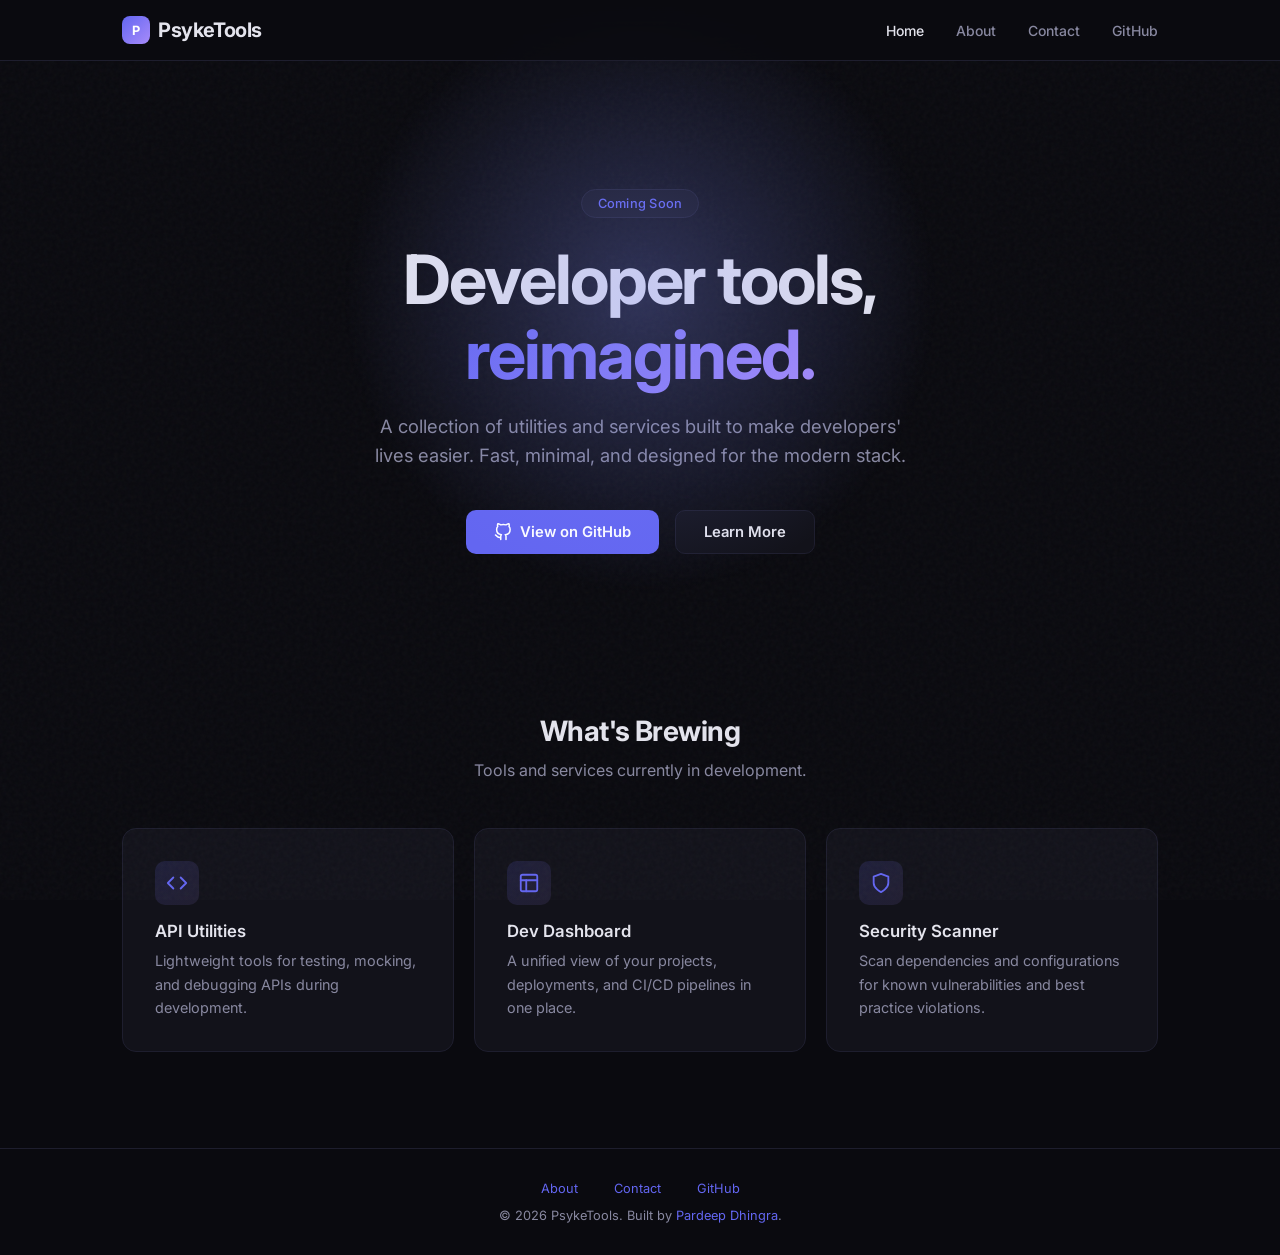
<file: index.html>
<!DOCTYPE html>
<html lang="en">
<head>
  <meta charset="UTF-8">
  <meta name="viewport" content="width=device-width, initial-scale=1.0">
  <title>PsykeTools — Developer Tools & Utilities</title>
  <meta name="description" content="PsykeTools provides developer tools and utilities to streamline your workflow.">
  <link rel="preconnect" href="https://fonts.googleapis.com">
  <link rel="preconnect" href="https://fonts.gstatic.com" crossorigin>
  <link href="https://fonts.googleapis.com/css2?family=Inter:wght@400;500;600;700&display=swap" rel="stylesheet">
  <link rel="stylesheet" href="/styles.css">
</head>
<body>
  <div class="grain"></div>

  <header>
    <div class="header-inner">
      <a href="/" class="logo">
        <div class="logo-mark">P</div>
        PsykeTools
      </a>
      <nav>
        <a href="/" class="active">Home</a>
        <a href="/about">About</a>
        <a href="/contact">Contact</a>
        <a href="https://github.com/pardeepdhingra" target="_blank" rel="noopener">GitHub</a>
      </nav>
    </div>
  </header>

  <main>
    <section class="hero">
      <div class="badge">Coming Soon</div>
      <h1>Developer tools,<br><span>reimagined.</span></h1>
      <p>A collection of utilities and services built to make developers' lives easier. Fast, minimal, and designed for the modern stack.</p>
      <div class="cta-group">
        <a href="https://github.com/pardeepdhingra" class="btn btn-primary" target="_blank" rel="noopener">
          <svg width="18" height="18" viewBox="0 0 24 24" fill="none" stroke="currentColor" stroke-width="2" stroke-linecap="round" stroke-linejoin="round"><path d="M9 19c-5 1.5-5-2.5-7-3m14 6v-3.87a3.37 3.37 0 0 0-.94-2.61c3.14-.35 6.44-1.54 6.44-7A5.44 5.44 0 0 0 20 4.77 5.07 5.07 0 0 0 19.91 1S18.73.65 16 2.48a13.38 13.38 0 0 0-7 0C6.27.65 5.09 1 5.09 1A5.07 5.07 0 0 0 5 4.77a5.44 5.44 0 0 0-1.5 3.78c0 5.42 3.3 6.61 6.44 7A3.37 3.37 0 0 0 9 18.13V22"/></svg>
          View on GitHub
        </a>
        <a href="/about" class="btn btn-secondary">Learn More</a>
      </div>
    </section>

    <section class="features" id="features">
      <h2>What's Brewing</h2>
      <p class="subtitle">Tools and services currently in development.</p>
      <div class="grid">
        <div class="card">
          <div class="card-icon">
            <svg width="22" height="22" viewBox="0 0 24 24" fill="none" stroke="currentColor" stroke-width="2" stroke-linecap="round" stroke-linejoin="round"><polyline points="16 18 22 12 16 6"/><polyline points="8 6 2 12 8 18"/></svg>
          </div>
          <h3>API Utilities</h3>
          <p>Lightweight tools for testing, mocking, and debugging APIs during development.</p>
        </div>
        <div class="card">
          <div class="card-icon">
            <svg width="22" height="22" viewBox="0 0 24 24" fill="none" stroke="currentColor" stroke-width="2" stroke-linecap="round" stroke-linejoin="round"><rect x="3" y="3" width="18" height="18" rx="2"/><path d="M3 9h18"/><path d="M9 21V9"/></svg>
          </div>
          <h3>Dev Dashboard</h3>
          <p>A unified view of your projects, deployments, and CI/CD pipelines in one place.</p>
        </div>
        <div class="card">
          <div class="card-icon">
            <svg width="22" height="22" viewBox="0 0 24 24" fill="none" stroke="currentColor" stroke-width="2" stroke-linecap="round" stroke-linejoin="round"><path d="M12 22s8-4 8-10V5l-8-3-8 3v7c0 6 8 10 8 10z"/></svg>
          </div>
          <h3>Security Scanner</h3>
          <p>Scan dependencies and configurations for known vulnerabilities and best practice violations.</p>
        </div>
      </div>
    </section>
  </main>

  <footer>
    <div class="footer-links">
      <a href="/about">About</a>
      <a href="/contact">Contact</a>
      <a href="https://github.com/pardeepdhingra" target="_blank" rel="noopener">GitHub</a>
    </div>
    <p>&copy; 2026 PsykeTools. Built by <a href="https://github.com/pardeepdhingra" target="_blank" rel="noopener">Pardeep Dhingra</a>.</p>
  </footer>
</body>
</html>
</file>
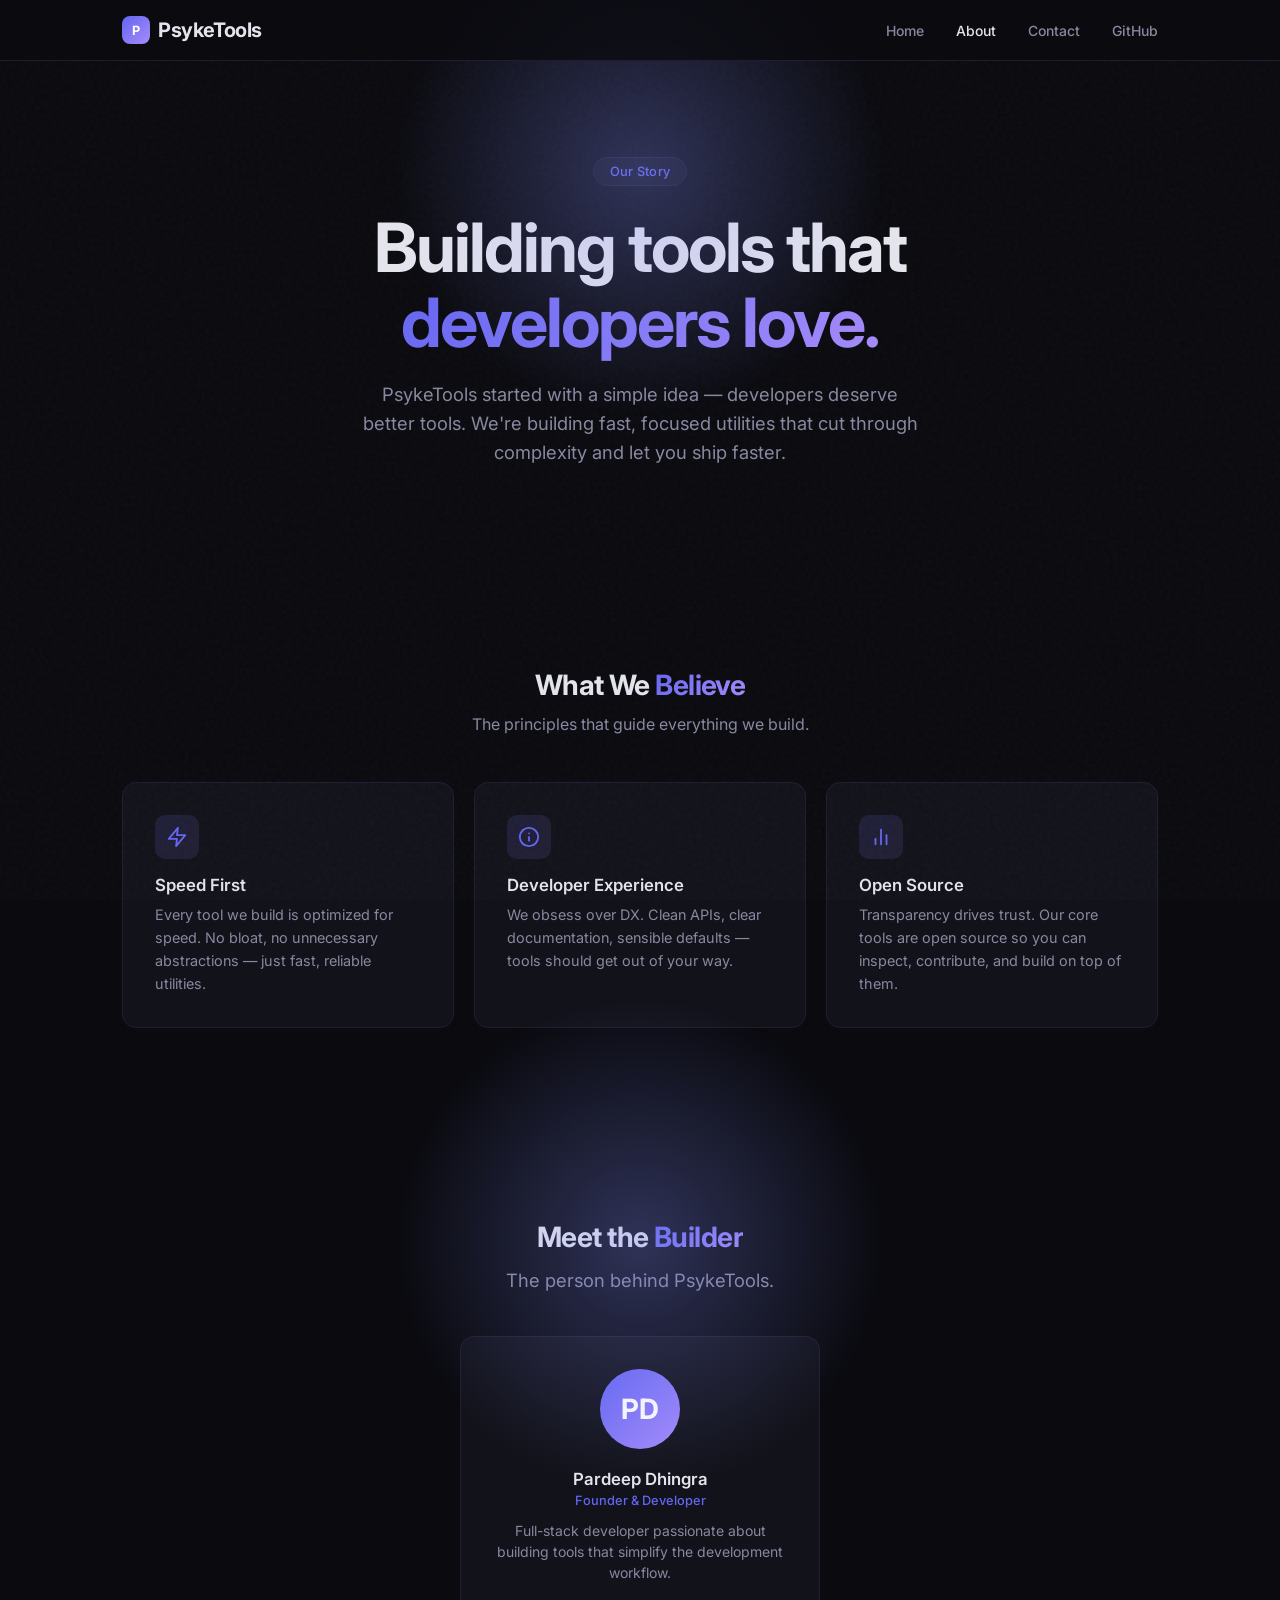
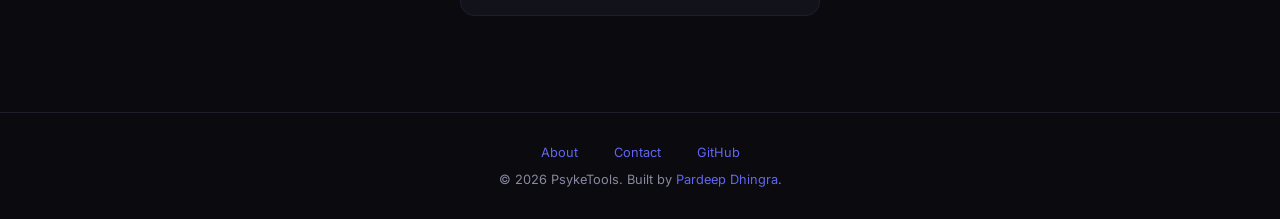
<file: about.html>
<!DOCTYPE html>
<html lang="en">
<head>
  <meta charset="UTF-8">
  <meta name="viewport" content="width=device-width, initial-scale=1.0">
  <title>About — PsykeTools</title>
  <meta name="description" content="Learn about PsykeTools and the team behind the developer tools.">
  <link rel="preconnect" href="https://fonts.googleapis.com">
  <link rel="preconnect" href="https://fonts.gstatic.com" crossorigin>
  <link href="https://fonts.googleapis.com/css2?family=Inter:wght@400;500;600;700&display=swap" rel="stylesheet">
  <link rel="stylesheet" href="/styles.css">
</head>
<body>
  <div class="grain"></div>

  <header>
    <div class="header-inner">
      <a href="/" class="logo">
        <div class="logo-mark">P</div>
        PsykeTools
      </a>
      <nav>
        <a href="/">Home</a>
        <a href="/about" class="active">About</a>
        <a href="/contact">Contact</a>
        <a href="https://github.com/pardeepdhingra" target="_blank" rel="noopener">GitHub</a>
      </nav>
    </div>
  </header>

  <main>
    <section class="page-section" style="text-align:center">
      <div class="badge">Our Story</div>
      <h1>Building tools that<br><span>developers love.</span></h1>
      <p>PsykeTools started with a simple idea — developers deserve better tools. We're building fast, focused utilities that cut through complexity and let you ship faster.</p>
    </section>

    <section class="features">
      <h2>What We <span>Believe</span></h2>
      <p class="subtitle">The principles that guide everything we build.</p>
      <div class="values-grid">
        <div class="card">
          <div class="card-icon">
            <svg width="22" height="22" viewBox="0 0 24 24" fill="none" stroke="currentColor" stroke-width="2" stroke-linecap="round" stroke-linejoin="round"><polygon points="13 2 3 14 12 14 11 22 21 10 12 10 13 2"/></svg>
          </div>
          <h3>Speed First</h3>
          <p>Every tool we build is optimized for speed. No bloat, no unnecessary abstractions — just fast, reliable utilities.</p>
        </div>
        <div class="card">
          <div class="card-icon">
            <svg width="22" height="22" viewBox="0 0 24 24" fill="none" stroke="currentColor" stroke-width="2" stroke-linecap="round" stroke-linejoin="round"><circle cx="12" cy="12" r="10"/><path d="M12 16v-4"/><path d="M12 8h.01"/></svg>
          </div>
          <h3>Developer Experience</h3>
          <p>We obsess over DX. Clean APIs, clear documentation, sensible defaults — tools should get out of your way.</p>
        </div>
        <div class="card">
          <div class="card-icon">
            <svg width="22" height="22" viewBox="0 0 24 24" fill="none" stroke="currentColor" stroke-width="2" stroke-linecap="round" stroke-linejoin="round"><path d="M18 20V10"/><path d="M12 20V4"/><path d="M6 20v-6"/></svg>
          </div>
          <h3>Open Source</h3>
          <p>Transparency drives trust. Our core tools are open source so you can inspect, contribute, and build on top of them.</p>
        </div>
      </div>
    </section>

    <section class="page-section" style="text-align:center">
      <h2>Meet the <span>Builder</span></h2>
      <p style="color:var(--text-muted);max-width:560px;margin:0 auto">The person behind PsykeTools.</p>
      <div class="team-grid" style="max-width:360px;margin:2.5rem auto 0">
        <div class="team-card">
          <div class="team-avatar">PD</div>
          <h3>Pardeep Dhingra</h3>
          <div class="role">Founder & Developer</div>
          <p>Full-stack developer passionate about building tools that simplify the development workflow.</p>
        </div>
      </div>
    </section>
  </main>

  <footer>
    <div class="footer-links">
      <a href="/about">About</a>
      <a href="/contact">Contact</a>
      <a href="https://github.com/pardeepdhingra" target="_blank" rel="noopener">GitHub</a>
    </div>
    <p>&copy; 2026 PsykeTools. Built by <a href="https://github.com/pardeepdhingra" target="_blank" rel="noopener">Pardeep Dhingra</a>.</p>
  </footer>
</body>
</html>
</file>
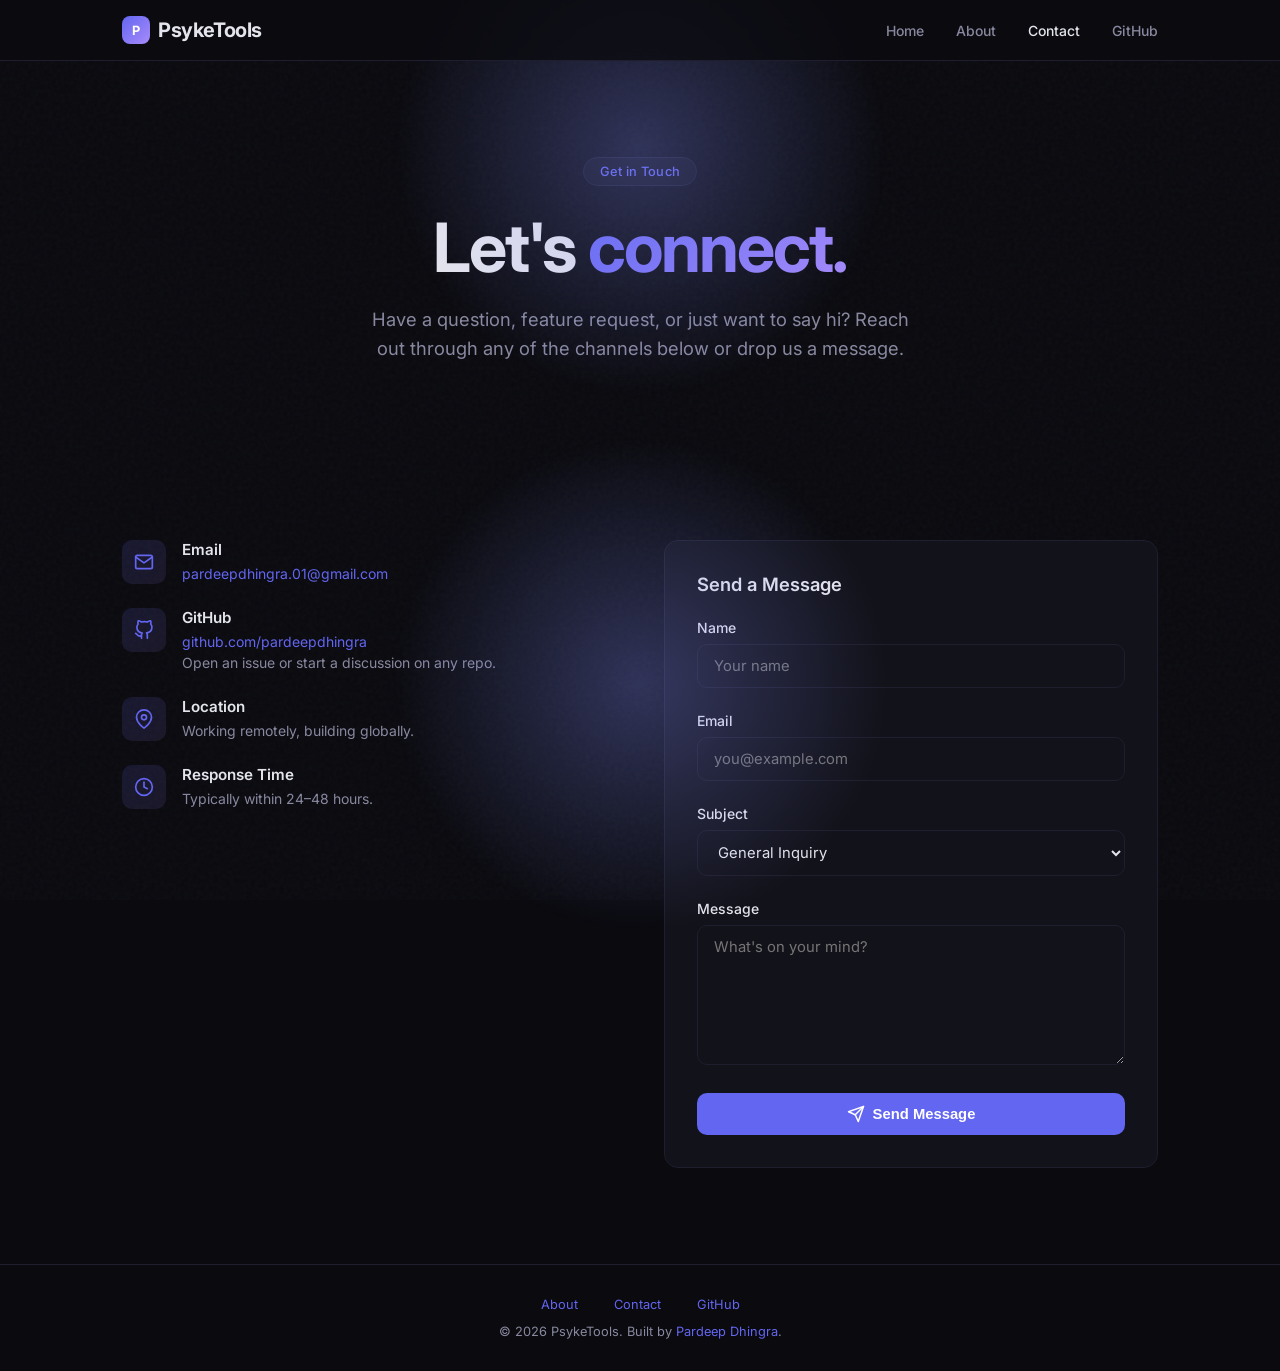
<file: contact.html>
<!DOCTYPE html>
<html lang="en">
<head>
  <meta charset="UTF-8">
  <meta name="viewport" content="width=device-width, initial-scale=1.0">
  <title>Contact — PsykeTools</title>
  <meta name="description" content="Get in touch with the PsykeTools team.">
  <link rel="preconnect" href="https://fonts.googleapis.com">
  <link rel="preconnect" href="https://fonts.gstatic.com" crossorigin>
  <link href="https://fonts.googleapis.com/css2?family=Inter:wght@400;500;600;700&display=swap" rel="stylesheet">
  <link rel="stylesheet" href="/styles.css">
</head>
<body>
  <div class="grain"></div>

  <header>
    <div class="header-inner">
      <a href="/" class="logo">
        <div class="logo-mark">P</div>
        PsykeTools
      </a>
      <nav>
        <a href="/">Home</a>
        <a href="/about">About</a>
        <a href="/contact" class="active">Contact</a>
        <a href="https://github.com/pardeepdhingra" target="_blank" rel="noopener">GitHub</a>
      </nav>
    </div>
  </header>

  <main>
    <section class="page-section" style="text-align:center">
      <div class="badge">Get in Touch</div>
      <h1>Let's <span>connect.</span></h1>
      <p>Have a question, feature request, or just want to say hi? Reach out through any of the channels below or drop us a message.</p>
    </section>

    <section class="page-section" style="padding-top:0">
      <div class="contact-layout">
        <div class="contact-info">
          <div class="contact-item">
            <div class="contact-item-icon">
              <svg width="20" height="20" viewBox="0 0 24 24" fill="none" stroke="currentColor" stroke-width="2" stroke-linecap="round" stroke-linejoin="round"><path d="M4 4h16c1.1 0 2 .9 2 2v12c0 1.1-.9 2-2 2H4c-1.1 0-2-.9-2-2V6c0-1.1.9-2 2-2z"/><polyline points="22,6 12,13 2,6"/></svg>
            </div>
            <div>
              <h3>Email</h3>
              <p><a href="mailto:pardeepdhingra.01@gmail.com">pardeepdhingra.01@gmail.com</a></p>
            </div>
          </div>

          <div class="contact-item">
            <div class="contact-item-icon">
              <svg width="20" height="20" viewBox="0 0 24 24" fill="none" stroke="currentColor" stroke-width="2" stroke-linecap="round" stroke-linejoin="round"><path d="M9 19c-5 1.5-5-2.5-7-3m14 6v-3.87a3.37 3.37 0 0 0-.94-2.61c3.14-.35 6.44-1.54 6.44-7A5.44 5.44 0 0 0 20 4.77 5.07 5.07 0 0 0 19.91 1S18.73.65 16 2.48a13.38 13.38 0 0 0-7 0C6.27.65 5.09 1 5.09 1A5.07 5.07 0 0 0 5 4.77a5.44 5.44 0 0 0-1.5 3.78c0 5.42 3.3 6.61 6.44 7A3.37 3.37 0 0 0 9 18.13V22"/></svg>
            </div>
            <div>
              <h3>GitHub</h3>
              <p><a href="https://github.com/pardeepdhingra" target="_blank" rel="noopener">github.com/pardeepdhingra</a></p>
              <p>Open an issue or start a discussion on any repo.</p>
            </div>
          </div>

          <div class="contact-item">
            <div class="contact-item-icon">
              <svg width="20" height="20" viewBox="0 0 24 24" fill="none" stroke="currentColor" stroke-width="2" stroke-linecap="round" stroke-linejoin="round"><path d="M21 10c0 7-9 13-9 13s-9-6-9-13a9 9 0 0 1 18 0z"/><circle cx="12" cy="10" r="3"/></svg>
            </div>
            <div>
              <h3>Location</h3>
              <p>Working remotely, building globally.</p>
            </div>
          </div>

          <div class="contact-item">
            <div class="contact-item-icon">
              <svg width="20" height="20" viewBox="0 0 24 24" fill="none" stroke="currentColor" stroke-width="2" stroke-linecap="round" stroke-linejoin="round"><circle cx="12" cy="12" r="10"/><polyline points="12 6 12 12 16 14"/></svg>
            </div>
            <div>
              <h3>Response Time</h3>
              <p>Typically within 24–48 hours.</p>
            </div>
          </div>
        </div>

        <form class="card" id="contact-form" onsubmit="handleSubmit(event)">
          <h3 style="font-size:1.15rem;margin-bottom:1.5rem">Send a Message</h3>
          <div class="form-group">
            <label for="name">Name</label>
            <input type="text" id="name" name="name" placeholder="Your name" required>
          </div>
          <div class="form-group">
            <label for="email">Email</label>
            <input type="email" id="email" name="email" placeholder="you@example.com" required>
          </div>
          <div class="form-group">
            <label for="subject">Subject</label>
            <select id="subject" name="subject">
              <option value="general">General Inquiry</option>
              <option value="feature">Feature Request</option>
              <option value="bug">Bug Report</option>
              <option value="other">Other</option>
            </select>
          </div>
          <div class="form-group">
            <label for="message">Message</label>
            <textarea id="message" name="message" placeholder="What's on your mind?" required></textarea>
          </div>
          <button type="submit" class="btn btn-primary" style="width:100%;justify-content:center">
            <svg width="18" height="18" viewBox="0 0 24 24" fill="none" stroke="currentColor" stroke-width="2" stroke-linecap="round" stroke-linejoin="round"><line x1="22" y1="2" x2="11" y2="13"/><polygon points="22 2 15 22 11 13 2 9 22 2"/></svg>
            Send Message
          </button>
          <p id="form-status" style="margin-top:1rem;text-align:center;font-size:.875rem;color:var(--text-muted);display:none"></p>
        </form>
      </div>
    </section>
  </main>

  <footer>
    <div class="footer-links">
      <a href="/about">About</a>
      <a href="/contact">Contact</a>
      <a href="https://github.com/pardeepdhingra" target="_blank" rel="noopener">GitHub</a>
    </div>
    <p>&copy; 2026 PsykeTools. Built by <a href="https://github.com/pardeepdhingra" target="_blank" rel="noopener">Pardeep Dhingra</a>.</p>
  </footer>

  <script>
    function handleSubmit(e) {
      e.preventDefault();
      var status = document.getElementById('form-status');
      var form = document.getElementById('contact-form');
      var data = new FormData(form);
      var subject = encodeURIComponent('[PsykeTools] ' + data.get('subject') + ' from ' + data.get('name'));
      var body = encodeURIComponent(data.get('message') + '\n\nFrom: ' + data.get('name') + ' (' + data.get('email') + ')');
      window.location.href = 'mailto:pardeepdhingra.01@gmail.com?subject=' + subject + '&body=' + body;
      status.style.display = 'block';
      status.style.color = 'var(--accent)';
      status.textContent = 'Opening your email client...';
    }
  </script>
</body>
</html>
</file>
<file: styles.css>
*,*::before,*::after{box-sizing:border-box;margin:0;padding:0}
:root{
  --bg:#0a0a0f;
  --surface:#12121a;
  --border:#1e1e2e;
  --text:#e4e4ed;
  --text-muted:#8888a0;
  --accent:#6366f1;
  --accent-glow:#818cf850;
}
html{font-family:'Inter',system-ui,sans-serif;background:var(--bg);color:var(--text);scroll-behavior:smooth}
body{min-height:100vh;display:flex;flex-direction:column}

.grain{position:fixed;inset:0;pointer-events:none;opacity:.035;
  background-image:url("data:image/svg+xml,%3Csvg viewBox='0 0 256 256' xmlns='http://www.w3.org/2000/svg'%3E%3Cfilter id='n'%3E%3CfeTurbulence type='fractalNoise' baseFrequency='0.85' numOctaves='4' stitchTiles='stitch'/%3E%3C/filter%3E%3Crect width='100%25' height='100%25' filter='url(%23n)'/%3E%3C/svg%3E");
}

header{
  position:sticky;top:0;z-index:10;
  backdrop-filter:blur(16px);-webkit-backdrop-filter:blur(16px);
  background:rgba(10,10,15,.8);
  border-bottom:1px solid var(--border);
}
.header-inner{max-width:1100px;margin:0 auto;padding:1rem 2rem;display:flex;align-items:center;justify-content:space-between}
.logo{font-weight:700;font-size:1.25rem;letter-spacing:-.02em;display:flex;align-items:center;gap:.5rem;text-decoration:none;color:var(--text)}
.logo-mark{width:28px;height:28px;border-radius:8px;background:linear-gradient(135deg,var(--accent),#a78bfa);display:flex;align-items:center;justify-content:center;font-size:.8rem;font-weight:700;color:#fff}
nav{display:flex;align-items:center}
nav a{color:var(--text-muted);text-decoration:none;font-size:.875rem;font-weight:500;margin-left:2rem;transition:color .2s}
nav a:hover,nav a.active{color:var(--text)}

.page-section{max-width:1100px;margin:0 auto;padding:6rem 2rem;position:relative}
.page-section::before{
  content:'';position:absolute;top:20%;left:50%;transform:translate(-50%,-50%);
  width:500px;height:500px;border-radius:50%;
  background:radial-gradient(circle,var(--accent-glow) 0%,transparent 70%);
  pointer-events:none;
}

.hero{max-width:1100px;margin:0 auto;padding:8rem 2rem 6rem;text-align:center;position:relative}
.hero::before{
  content:'';position:absolute;top:50%;left:50%;transform:translate(-50%,-60%);
  width:600px;height:600px;border-radius:50%;
  background:radial-gradient(circle,var(--accent-glow) 0%,transparent 70%);
  pointer-events:none;
}
.badge{
  display:inline-block;padding:.375rem 1rem;border-radius:100px;
  background:var(--surface);border:1px solid var(--border);
  font-size:.8rem;font-weight:500;color:var(--accent);margin-bottom:1.5rem;
  letter-spacing:.02em;
}
h1{font-size:clamp(2.5rem,6vw,4.25rem);font-weight:700;line-height:1.1;letter-spacing:-.03em;margin-bottom:1.25rem}
h1 span{background:linear-gradient(135deg,var(--accent),#a78bfa);-webkit-background-clip:text;-webkit-text-fill-color:transparent;background-clip:text}
h2{font-size:1.75rem;font-weight:700;margin-bottom:.75rem;letter-spacing:-.02em}
h2 span{background:linear-gradient(135deg,var(--accent),#a78bfa);-webkit-background-clip:text;-webkit-text-fill-color:transparent;background-clip:text}
.hero p,.page-section > p{font-size:1.15rem;color:var(--text-muted);max-width:560px;margin:0 auto 2.5rem;line-height:1.6}
.cta-group{display:flex;gap:1rem;justify-content:center;flex-wrap:wrap}
.btn{
  display:inline-flex;align-items:center;gap:.5rem;padding:.75rem 1.75rem;border-radius:10px;
  font-size:.925rem;font-weight:600;text-decoration:none;transition:all .2s;
  border:none;cursor:pointer;
}
.btn-primary{background:var(--accent);color:#fff}
.btn-primary:hover{background:#4f46e5;box-shadow:0 0 24px var(--accent-glow)}
.btn-secondary{background:var(--surface);color:var(--text);border:1px solid var(--border)}
.btn-secondary:hover{border-color:var(--accent);color:var(--accent)}

.features{max-width:1100px;margin:0 auto;padding:4rem 2rem 6rem}
.features h2{text-align:center}
.features .subtitle{text-align:center;color:var(--text-muted);margin-bottom:3rem;font-size:1rem}
.grid{display:grid;grid-template-columns:repeat(auto-fit,minmax(300px,1fr));gap:1.25rem}
.card{
  background:var(--surface);border:1px solid var(--border);border-radius:14px;
  padding:2rem;transition:border-color .25s,box-shadow .25s;
}
.card:hover{border-color:#2d2d44;box-shadow:0 4px 32px rgba(99,102,241,.06)}
.card-icon{width:44px;height:44px;border-radius:10px;display:flex;align-items:center;justify-content:center;margin-bottom:1rem;font-size:1.25rem;
  background:linear-gradient(135deg,rgba(99,102,241,.15),rgba(167,139,250,.1));color:var(--accent)}
.card h3{font-size:1.05rem;font-weight:600;margin-bottom:.5rem}
.card p{color:var(--text-muted);font-size:.9rem;line-height:1.6}

.form-group{margin-bottom:1.5rem;text-align:left}
.form-group label{display:block;font-size:.875rem;font-weight:500;margin-bottom:.5rem;color:var(--text)}
.form-group input,.form-group textarea,.form-group select{
  width:100%;padding:.75rem 1rem;border-radius:10px;border:1px solid var(--border);
  background:var(--surface);color:var(--text);font-family:inherit;font-size:.925rem;
  transition:border-color .2s;outline:none;resize:vertical;
}
.form-group input:focus,.form-group textarea:focus,.form-group select:focus{border-color:var(--accent)}
.form-group textarea{min-height:140px}

.team-grid{display:grid;grid-template-columns:repeat(auto-fit,minmax(280px,1fr));gap:1.5rem;margin-top:2.5rem}
.team-card{background:var(--surface);border:1px solid var(--border);border-radius:14px;padding:2rem;text-align:center;transition:border-color .25s}
.team-card:hover{border-color:#2d2d44}
.team-avatar{width:80px;height:80px;border-radius:50%;background:linear-gradient(135deg,var(--accent),#a78bfa);display:flex;align-items:center;justify-content:center;margin:0 auto 1.25rem;font-size:1.75rem;font-weight:700;color:#fff}
.team-card h3{font-size:1.05rem;font-weight:600;margin-bottom:.25rem}
.team-card .role{color:var(--accent);font-size:.8rem;font-weight:500;margin-bottom:.75rem}
.team-card p{color:var(--text-muted);font-size:.875rem;line-height:1.5}

.values-grid{display:grid;grid-template-columns:repeat(auto-fit,minmax(300px,1fr));gap:1.25rem;margin-top:2.5rem}

.contact-layout{display:grid;grid-template-columns:1fr 1fr;gap:3rem;align-items:start;margin-top:2.5rem}
.contact-info{display:flex;flex-direction:column;gap:1.5rem}
.contact-item{display:flex;align-items:flex-start;gap:1rem}
.contact-item-icon{width:44px;height:44px;border-radius:10px;display:flex;align-items:center;justify-content:center;flex-shrink:0;
  background:linear-gradient(135deg,rgba(99,102,241,.15),rgba(167,139,250,.1));color:var(--accent)}
.contact-item h3{font-size:.95rem;font-weight:600;margin-bottom:.25rem}
.contact-item p{color:var(--text-muted);font-size:.875rem;line-height:1.5}
.contact-item a{color:var(--accent);text-decoration:none}
.contact-item a:hover{text-decoration:underline}

footer{
  margin-top:auto;
  border-top:1px solid var(--border);
  text-align:center;padding:2rem;
  color:var(--text-muted);font-size:.8rem;
}
footer a{color:var(--accent);text-decoration:none}
footer a:hover{text-decoration:underline}
footer .footer-links{margin-bottom:.75rem}
footer .footer-links a{margin:0 1rem}

@media(max-width:768px){
  .contact-layout{grid-template-columns:1fr;gap:2rem}
}
@media(max-width:640px){
  .header-inner{padding:.875rem 1.25rem}
  nav a{margin-left:1.25rem;font-size:.8rem}
  .hero{padding:5rem 1.25rem 4rem}
  .features{padding:3rem 1.25rem 4rem}
  .page-section{padding:4rem 1.25rem}
}
</file>
